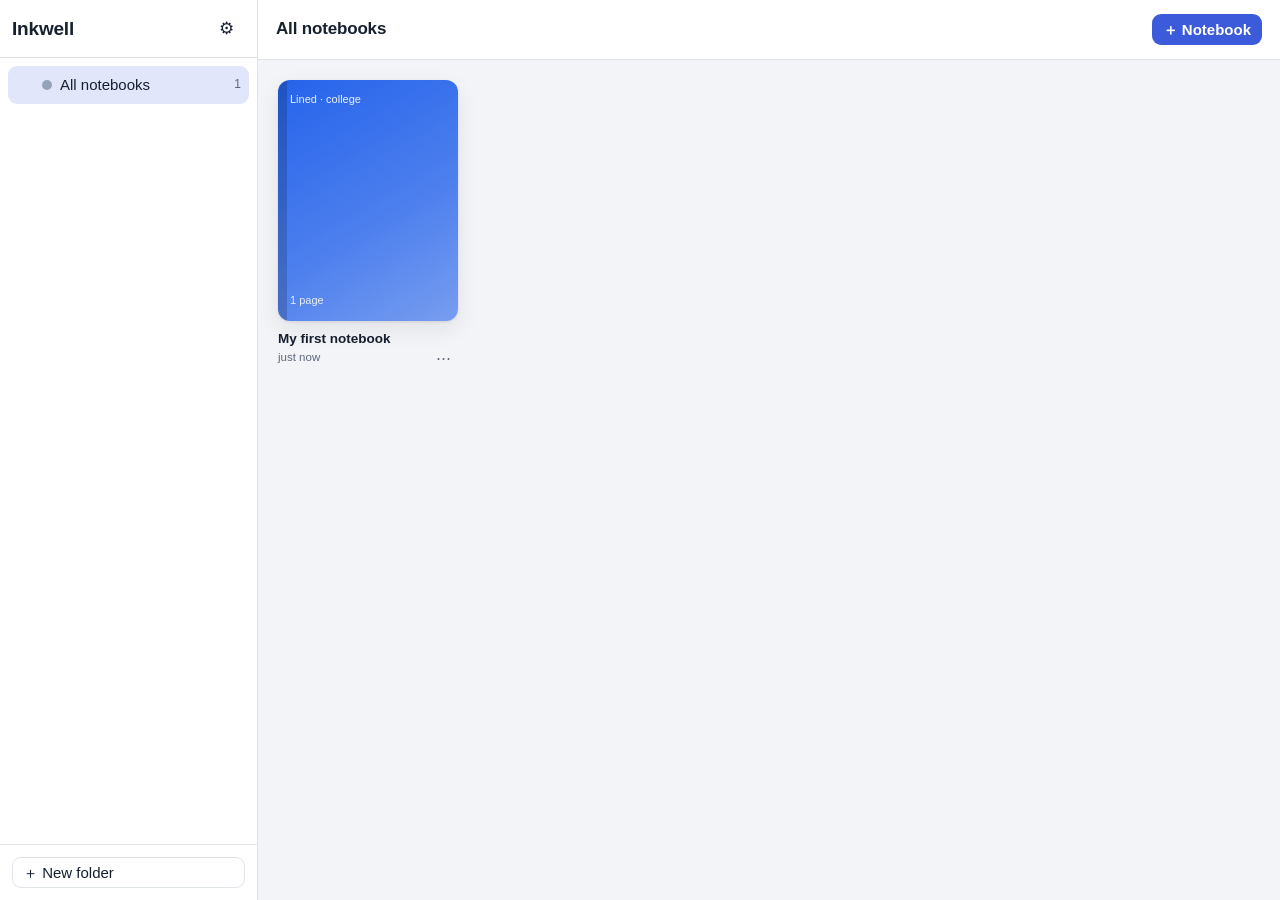
<file: docs/index.html>
<!DOCTYPE html>
<html lang="en">
<head>
<meta charset="utf-8">
<meta name="viewport" content="width=device-width, initial-scale=1, viewport-fit=cover, user-scalable=no">
<title>Inkwell</title>
<meta name="description" content="Handwriting-first notebooks with folders, paper templates and an optional Claude assistant.">

<link rel="manifest" href="manifest.webmanifest">
<meta name="theme-color" content="#111a2e">
<meta name="mobile-web-app-capable" content="yes">
<meta name="apple-mobile-web-app-capable" content="yes">
<meta name="apple-mobile-web-app-status-bar-style" content="black-translucent">
<meta name="apple-mobile-web-app-title" content="Inkwell">
<link rel="apple-touch-icon" href="icons/icon-180.png">
<link rel="icon" href="icons/icon-192.png">
<link rel="stylesheet" href="styles.css">
</head>
<body>

<!-- ───────────────────────────── Library ───────────────────────────── -->
<section id="library" class="screen">
  <aside id="sidebar">
    <header class="sidebar-head">
      <h1>Inkwell</h1>
      <button id="btn-settings" class="icon-btn" title="Settings" aria-label="Settings">⚙</button>
    </header>

    <nav id="folder-list" aria-label="Folders"></nav>

    <footer class="sidebar-foot">
      <button id="btn-new-folder" class="ghost-btn">＋ New folder</button>
    </footer>
  </aside>

  <main id="library-main">
    <header class="lib-head">
      <button id="btn-toggle-sidebar" class="icon-btn narrow-only" aria-label="Folders">☰</button>
      <h2 id="lib-title">All notebooks</h2>
      <button id="btn-new-notebook" class="primary-btn">＋ Notebook</button>
    </header>
    <div id="notebook-grid"></div>
    <p id="lib-empty" class="empty-note" hidden>No notebooks here yet. Tap <b>＋ Notebook</b> to start one.</p>
  </main>
  <div id="sidebar-scrim" hidden></div>
</section>

<!-- ───────────────────────────── Editor ───────────────────────────── -->
<section id="editor" class="screen" hidden>
  <header id="toolbar">
    <button id="btn-back" class="icon-btn" aria-label="Back to library">‹</button>
    <span id="editor-title"></span>

    <div class="tool-group" role="group" aria-label="Tools">
      <button class="tool-btn" data-tool="pen" aria-pressed="true" title="Pen">✒️</button>
      <button class="tool-btn" data-tool="highlighter" aria-pressed="false" title="Highlighter">🖍️</button>
      <button class="tool-btn" data-tool="eraser" aria-pressed="false" title="Eraser">🩹</button>
      <button class="tool-btn" data-tool="lasso" aria-pressed="false" title="Lasso select — circle some ink">⬚</button>
      <button class="tool-btn" data-tool="text" aria-pressed="false" title="Text">🅰</button>
    </div>

    <div id="swatches" class="tool-group" role="group" aria-label="Colours"></div>

    <label class="size-wrap" title="Stroke size">
      <input type="range" id="size-slider" min="1" max="24" step="1" value="3" aria-label="Stroke size">
    </label>

    <div class="tool-group">
      <button id="btn-undo" class="icon-btn" title="Undo" aria-label="Undo">↺</button>
      <button id="btn-redo" class="icon-btn" title="Redo" aria-label="Redo">↻</button>
    </div>

    <div class="tool-group">
      <button id="btn-zoom-out" class="icon-btn" title="Zoom out" aria-label="Zoom out">－</button>
      <button id="btn-zoom-level" class="text-btn" title="Reset zoom">100%</button>
      <button id="btn-zoom-in" class="icon-btn" title="Zoom in" aria-label="Zoom in">＋</button>
    </div>

    <button id="btn-pencil-only" class="text-btn" aria-pressed="false" title="Ignore finger touches while drawing">✏️ Pencil only</button>
    <button id="btn-template" class="text-btn">Paper</button>
    <button id="btn-ai" class="text-btn accent">✦ Ask Claude</button>
    <button id="btn-page-menu" class="icon-btn" title="Page actions" aria-label="Page actions">⋯</button>
  </header>

  <div id="canvas-wrap">
    <div id="page-stage">
      <canvas id="bg-canvas"></canvas>
      <canvas id="ink-canvas"></canvas>
      <canvas id="live-canvas"></canvas>
      <div id="text-layer"></div>
      <div id="sel-bar" hidden>
        <button type="button" data-act="recolor" title="Recolour to the selected pen colour"><span class="dot"></span> Recolour</button>
        <button type="button" data-act="duplicate">Duplicate</button>
        <button type="button" data-act="delete" class="danger">Delete</button>
        <button type="button" data-act="done">Done</button>
      </div>
    </div>
  </div>

  <footer id="pages-strip" aria-label="Pages"></footer>
</section>

<!-- ───────────────────────────── Dialogs ───────────────────────────── -->
<dialog id="dlg-notebook">
  <form method="dialog" class="sheet">
    <h3>New notebook</h3>
    <label class="field">
      <span>Title</span>
      <input type="text" id="nb-title" placeholder="Biology, Journal, Meetings…" autocomplete="off">
    </label>
    <fieldset class="field">
      <legend>Cover colour</legend>
      <div id="nb-colors" class="color-row"></div>
    </fieldset>
    <fieldset class="field">
      <legend>Paper</legend>
      <div id="nb-templates" class="template-grid"></div>
    </fieldset>
    <menu>
      <button value="cancel" class="ghost-btn">Cancel</button>
      <button value="create" id="nb-create" class="primary-btn">Create</button>
    </menu>
  </form>
</dialog>

<dialog id="dlg-template">
  <form method="dialog" class="sheet">
    <h3>Paper for this page</h3>
    <div id="page-templates" class="template-grid"></div>
    <menu>
      <button value="cancel" class="ghost-btn">Cancel</button>
      <button value="apply-all" class="ghost-btn">Apply to whole notebook</button>
      <button value="apply" class="primary-btn">Apply</button>
    </menu>
  </form>
</dialog>

<dialog id="dlg-ai">
  <form method="dialog" class="sheet wide">
    <h3>✦ Ask Claude about this page</h3>
    <p id="ai-nokey" class="hint warn" hidden>Add an Anthropic API key in Settings to use this.</p>
    <div class="ai-row">
      <img id="ai-preview" alt="Preview of the current page">
      <div class="ai-controls">
        <label class="field">
          <span>Model</span>
          <select id="ai-model"></select>
        </label>
        <label class="field">
          <span>Your question</span>
          <textarea id="ai-question" rows="3" placeholder="Summarise this page&#10;Turn these notes into flashcards&#10;Explain step 3"></textarea>
        </label>
        <div class="chips" id="ai-chips"></div>
      </div>
    </div>
    <div id="ai-answer" class="answer" hidden></div>
    <p id="ai-error" class="hint warn" hidden></p>
    <menu>
      <button value="cancel" class="ghost-btn">Close</button>
      <button type="button" id="ai-ask" class="primary-btn">Ask</button>
    </menu>
  </form>
</dialog>

<dialog id="dlg-settings">
  <form method="dialog" class="sheet">
    <h3>Settings</h3>

    <label class="field">
      <span>Anthropic API key</span>
      <input type="password" id="set-key" placeholder="sk-ant-…" autocomplete="off" spellcheck="false">
    </label>
    <p class="hint">
      Stored only in this browser, and sent only to api.anthropic.com when you ask a question.
      Anyone who can use this device can read it, so don't add a key on a shared iPad.
    </p>

    <label class="field">
      <span>Default model</span>
      <select id="set-model"></select>
    </label>

    <label class="check">
      <input type="checkbox" id="set-pencil-only">
      <span>Pencil only — ignore finger touches while drawing</span>
    </label>

    <h4>Your notes</h4>
    <p class="hint" id="set-storage">Notes are saved in this browser.</p>
    <div class="btn-row">
      <button type="button" id="btn-export" class="ghost-btn">Export backup</button>
      <button type="button" id="btn-import" class="ghost-btn">Import backup</button>
      <button type="button" id="btn-wipe" class="danger-btn">Erase everything</button>
    </div>
    <input type="file" id="import-file" accept="application/json" hidden>

    <menu>
      <button value="save" class="primary-btn">Done</button>
    </menu>
  </form>
</dialog>

<dialog id="dlg-prompt">
  <form method="dialog" class="sheet">
    <h3 id="prompt-title">Name</h3>
    <label class="field">
      <input type="text" id="prompt-input" autocomplete="off">
    </label>
    <menu>
      <button value="cancel" class="ghost-btn">Cancel</button>
      <button value="ok" class="primary-btn">Save</button>
    </menu>
  </form>
</dialog>

<dialog id="dlg-menu">
  <div class="sheet menu-sheet">
    <h3 id="menu-title">Actions</h3>
    <div id="menu-actions" class="menu-actions"></div>
    <menu><button type="button" id="menu-cancel" class="ghost-btn">Cancel</button></menu>
  </div>
</dialog>

<div id="toast" role="status" aria-live="polite" hidden></div>

<script type="module" src="js/app.js"></script>
</body>
</html>
</file>
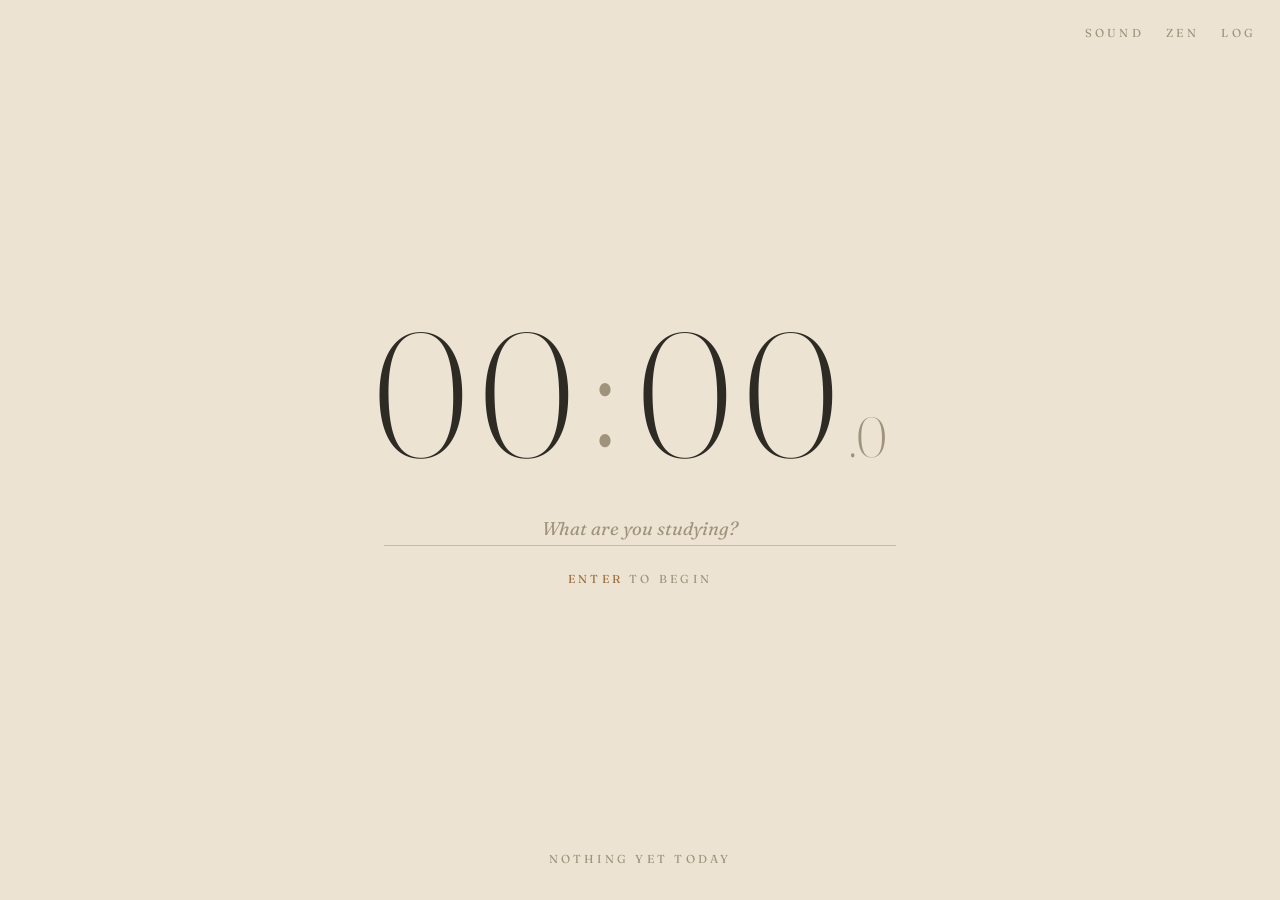
<file: stopwatch/index.html>
<!doctype html>
<html lang="en">
<head>
<meta charset="utf-8">
<meta name="viewport" content="width=device-width, initial-scale=1, viewport-fit=cover">
<title>Stillness</title>
<meta name="theme-color" content="#12131a">
<meta name="apple-mobile-web-app-capable" content="yes">
<meta name="apple-mobile-web-app-status-bar-style" content="black-translucent">
<link rel="manifest" href="manifest.webmanifest">
<link rel="icon" href="icon.svg" type="image/svg+xml">
<link rel="apple-touch-icon" href="icon-180.png">
<link rel="preconnect" href="https://fonts.googleapis.com">
<link rel="preconnect" href="https://fonts.gstatic.com" crossorigin>
<link href="https://fonts.googleapis.com/css2?family=Fraunces:opsz,wght@9..144,200;9..144,400&display=swap" rel="stylesheet">
<style>
  /* Palette is set from the time of day by applyTheme(); these are the night defaults. */
  :root {
    --bg: #12131a;
    --fg: #e3e1da;
    --dim: #6a6a72;
    --accent: #b7b2d6;
    --veil: rgba(18, 19, 26, 0.86);
  }
  * { box-sizing: border-box; margin: 0; padding: 0; }
  html, body { height: 100%; }
  body {
    background: var(--bg);
    color: var(--fg);
    font-family: "Fraunces", ui-serif, "Iowan Old Style", Georgia, serif;
    display: grid;
    place-items: center;
    overflow: hidden;
    user-select: none;
    -webkit-tap-highlight-color: transparent;
    transition: background-color 3s ease, color 3s ease;
  }
  /* Paper grain */
  body::after {
    content: "";
    position: fixed; inset: -50%;
    pointer-events: none;
    opacity: 0.07;
    mix-blend-mode: overlay;
    background-image: url("data:image/svg+xml,%3Csvg xmlns='http://www.w3.org/2000/svg' width='240' height='240'%3E%3Cfilter id='n'%3E%3CfeTurbulence type='fractalNoise' baseFrequency='0.85' numOctaves='3' stitchTiles='stitch'/%3E%3CfeColorMatrix values='0 0 0 0 0.5 0 0 0 0 0.5 0 0 0 0 0.5 0 0 0 1.4 -0.2'/%3E%3C/filter%3E%3Crect width='100%25' height='100%25' filter='url(%23n)'/%3E%3C/svg%3E");
  }
  body.hush { cursor: none; }

  main { text-align: center; padding: 0 16px; width: 100%; }

  /* ---- Time ---- */
  .time {
    font-weight: 200;
    font-size: clamp(3.5rem, 18vw, 11rem);
    font-variation-settings: "opsz" 144;
    line-height: 1;
    cursor: pointer;
    white-space: nowrap;
    transition: opacity 0.6s ease;
  }
  .time .d { display: inline-block; width: 0.6em; text-align: center; }
  .time .sep { display: inline-block; color: var(--dim); width: 0.3em; text-align: center; transform: translateY(-0.06em); }
  .time .ms { font-size: 0.32em; color: var(--dim); display: inline-block; width: 1.2em; text-align: left; padding-left: 0.1em; }
  .paused .time { opacity: 0.42; }

  /* ---- Intention ---- */
  .intent {
    display: block;
    margin: 1.8rem auto 0;
    width: min(32rem, 100%);
    background: none;
    border: 0;
    border-bottom: 1px solid transparent;
    color: var(--fg);
    font: inherit;
    font-size: 1.15rem;
    font-style: italic;
    text-align: center;
    padding: 0.35rem 0;
    outline: none;
    transition: color 0.8s ease, border-color 0.4s ease, opacity 0.8s ease;
  }
  .intent::placeholder { color: var(--dim); opacity: 1; }
  .idle .intent:focus { border-bottom-color: color-mix(in srgb, var(--dim) 50%, transparent); }
  .running .intent, .paused .intent { color: var(--dim); pointer-events: none; }
  .intent.empty-active { opacity: 0; }

  /* ---- Hint + actions ---- */
  .hint {
    margin-top: 1.6rem;
    min-height: 1.2em;
    font-size: 0.72rem;
    letter-spacing: 0.28em;
    text-transform: uppercase;
    color: var(--dim);
    pointer-events: none;
    transition: opacity 0.8s ease;
  }
  .hint kbd { font: inherit; color: var(--accent); }
  .running .hint { opacity: 0; }
  .running.awake .hint { opacity: 1; }

  .actions { display: flex; gap: 2rem; justify-content: center; opacity: 0; pointer-events: none; transition: opacity 0.6s ease; }
  .actions { margin-top: -1.2em; } /* sits in the hint's slot */
  .paused .actions { opacity: 1; pointer-events: auto; }
  .paused .hint { opacity: 0; }
  .actions kbd { font: inherit; color: var(--accent); }

  button.link {
    background: none; border: 0; padding: 0.4rem 0;
    color: var(--dim);
    font: inherit; font-size: 0.72rem; letter-spacing: 0.28em; text-transform: uppercase;
    cursor: pointer;
    transition: color 0.3s ease;
  }
  button.link:hover, button.link:focus-visible { color: var(--accent); outline: none; }
  button.link.on { color: var(--accent); }

  /* ---- Corner tools (idle / paused only) ---- */
  .tools {
    position: fixed; top: max(20px, env(safe-area-inset-top)); right: 24px;
    display: flex; gap: 1.4rem;
    transition: opacity 0.6s ease;
  }
  .running .tools { opacity: 0; pointer-events: none; }

  /* ---- Today line ---- */
  .today {
    position: fixed; bottom: max(28px, env(safe-area-inset-bottom)); left: 0; right: 0;
    text-align: center;
    transition: opacity 0.6s ease;
  }
  .today button { font-size: 0.72rem; }
  .running .today { opacity: 0; pointer-events: none; }

  .dot {
    position: fixed; bottom: max(32px, env(safe-area-inset-bottom)); left: 50%;
    width: 6px; height: 6px; margin-left: -3px;
    border-radius: 50%;
    background: var(--accent);
    opacity: 0;
    transition: opacity 0.6s ease;
  }
  .running .dot { opacity: 0.8; animation: breathe 5s ease-in-out infinite; }
  @keyframes breathe { 50% { opacity: 0.15; } }

  /* ---- Overlays (end card, log) ---- */
  .overlay {
    position: fixed; inset: 0;
    display: grid; place-items: center;
    padding: 16px;
    background: var(--veil);
    backdrop-filter: blur(6px);
    -webkit-backdrop-filter: blur(6px);
    opacity: 0; pointer-events: none;
    transition: opacity 0.7s ease;
    z-index: 5;
  }
  .overlay.open { opacity: 1; pointer-events: auto; }

  .card { text-align: center; cursor: pointer; }
  .card .what { font-style: italic; color: var(--dim); font-size: 1.15rem; }
  .card .dur { font-weight: 200; font-size: clamp(3rem, 12vw, 6rem); font-variation-settings: "opsz" 144; margin: 0.6rem 0 1rem; }
  .card .meta { font-size: 0.72rem; letter-spacing: 0.28em; text-transform: uppercase; color: var(--accent); }
  .card .close { margin-top: 3rem; font-size: 0.68rem; letter-spacing: 0.28em; text-transform: uppercase; color: var(--dim); }

  .log { width: min(30rem, 100%); max-height: 80vh; display: flex; flex-direction: column; }
  .log h2 { font-weight: 400; font-size: 0.72rem; letter-spacing: 0.28em; text-transform: uppercase; color: var(--dim); display: flex; justify-content: space-between; margin-bottom: 1.4rem; }
  .log h2 span:last-child { color: var(--accent); }
  .log ul { list-style: none; overflow-y: auto; }
  .log li { display: flex; justify-content: space-between; gap: 1rem; padding: 0.8rem 0; border-top: 1px solid color-mix(in srgb, var(--dim) 25%, transparent); }
  .log li .name { font-style: italic; overflow: hidden; text-overflow: ellipsis; white-space: nowrap; }
  .log li .when { color: var(--dim); font-size: 0.85rem; white-space: nowrap; }
  .log li .len { font-variant-numeric: tabular-nums; white-space: nowrap; }
  .log .empty { color: var(--dim); font-style: italic; text-align: center; padding: 2rem 0; }
  .log .foot { margin-top: 1.4rem; text-align: center; }

  @media (prefers-reduced-motion: reduce) {
    .running .dot { animation: none; }
    body, .overlay { transition: none; }
  }
</style>
</head>
<body class="idle">
<nav class="tools" aria-label="Settings">
  <button class="link" id="soundBtn" type="button" title="Brown noise (S)">sound</button>
  <button class="link" id="zenBtn" type="button" title="Fullscreen (F)">zen</button>
  <button class="link" id="logBtn" type="button" title="Session log (L)">log</button>
</nav>

<main>
  <div class="time" id="time" role="timer" aria-live="off">
    <span id="hg" hidden><span class="d" id="h"></span><span class="sep">:</span></span><span class="d" id="m1">0</span><span class="d" id="m2">0</span><span class="sep">:</span><span class="d" id="s1">0</span><span class="d" id="s2">0</span><span class="ms" id="ms">.0</span>
  </div>
  <input class="intent" id="intent" type="text" maxlength="60" autocomplete="off" spellcheck="false"
         placeholder="What are you studying?" aria-label="What are you studying?">
  <p class="hint" id="hint"></p>
  <div class="actions">
    <button class="link" id="resumeBtn" type="button"><kbd>space</kbd> resume</button>
    <button class="link" id="finishBtn" type="button"><kbd>enter</kbd> finish</button>
    <button class="link" id="discardBtn" type="button"><kbd>r</kbd> discard</button>
  </div>
</main>

<div class="today"><button class="link" id="todayBtn" type="button"></button></div>
<div class="dot"></div>

<div class="overlay" id="cardView" role="dialog" aria-label="Session complete">
  <div class="card">
    <p class="what" id="cardWhat"></p>
    <p class="dur" id="cardDur"></p>
    <p class="meta" id="cardMeta"></p>
    <p class="close">press any key</p>
  </div>
</div>

<div class="overlay" id="logView" role="dialog" aria-label="Session log">
  <div class="log">
    <h2><span>Sessions</span><span id="logStreak"></span></h2>
    <ul id="logList"></ul>
    <div class="foot"><button class="link" id="logClose" type="button">close</button></div>
  </div>
</div>

<script>
(() => {
  const $ = id => document.getElementById(id);
  const body = document.body;
  const input = $('intent');
  const KEY_CUR = 'stillness:current';
  const KEY_LOG = 'stillness:log';
  const KEY_PREF = 'stillness:prefs';
  const MIN_SESSION = 60 * 1000; // shorter sessions aren't logged

  const load = (k, fallback) => { try { return JSON.parse(localStorage.getItem(k)) ?? fallback; } catch (e) { return fallback; } };
  const save = (k, v) => { try { localStorage.setItem(k, JSON.stringify(v)); } catch (e) {} };

  let elapsed = 0;        // ms accumulated while paused
  let startedAt = null;   // performance-clock stamp while running
  let raf = 0;
  let lastHour = 0;
  let log = load(KEY_LOG, []);
  let prefs = load(KEY_PREF, { sound: false });

  const now = () => elapsed + (startedAt === null ? 0 : performance.now() - startedAt);
  const state = () => startedAt !== null ? 'running' : elapsed > 0 ? 'paused' : 'idle';
  const pad = n => String(n).padStart(2, '0');

  // ---------- Formatting ----------
  function fmtDur(ms) {
    const mins = Math.floor(ms / 60000);
    const h = Math.floor(mins / 60), m = mins % 60;
    if (!h) return mins ? m + 'm' : '<1m';
    return m ? `${h}h ${m}m` : `${h}h`;
  }
  const dayKey = t => { const d = new Date(t); return `${d.getFullYear()}-${d.getMonth()}-${d.getDate()}`; };
  function fmtWhen(t) {
    const d = new Date(t), today = new Date(), y = new Date();
    y.setDate(y.getDate() - 1);
    const time = d.toLocaleTimeString([], { hour: 'numeric', minute: '2-digit' });
    if (dayKey(d) === dayKey(today)) return time;
    if (dayKey(d) === dayKey(y)) return 'Yesterday';
    return d.toLocaleDateString([], { month: 'short', day: 'numeric' });
  }

  // ---------- Stats ----------
  const todayTotal = () => log.filter(s => dayKey(s.end) === dayKey(Date.now())).reduce((a, s) => a + s.ms, 0);
  function streak() {
    const days = new Set(log.map(s => dayKey(s.end)));
    const d = new Date();
    if (!days.has(dayKey(d))) d.setDate(d.getDate() - 1); // today not studied yet: streak still alive
    let n = 0;
    while (days.has(dayKey(d))) { n++; d.setDate(d.getDate() - 1); }
    return n;
  }
  function renderToday() {
    const total = todayTotal(), s = streak();
    const parts = [total ? fmtDur(total) + ' today' : 'nothing yet today'];
    if (s > 1) parts.push(`day ${s}`);
    $('todayBtn').textContent = parts.join('  ·  ');
  }

  // ---------- Time-of-day palette ----------
  const PALETTES = [
    // [fromHour, bg, fg, dim, accent]
    [5,  '#f3eee3', '#2b2822', '#a59d8c', '#8a6f45'],  // morning paper
    [11, '#ece3d2', '#2d2a24', '#9e917a', '#9a6b3a'],  // afternoon linen
    [17, '#2a211b', '#efe2cf', '#8c7b68', '#d4a46a'],  // evening amber
    [21, '#12131a', '#e3e1da', '#6a6a72', '#b7b2d6'],  // night ink
  ];
  function applyTheme() {
    const h = new Date().getHours();
    const p = PALETTES.slice().reverse().find(p => h >= p[0]) || PALETTES[3];
    const r = document.documentElement.style;
    r.setProperty('--bg', p[1]); r.setProperty('--fg', p[2]);
    r.setProperty('--dim', p[3]); r.setProperty('--accent', p[4]);
    const [R, G, B] = [1, 3, 5].map(i => parseInt(p[1].substr(i, 2), 16));
    r.setProperty('--veil', `rgba(${R}, ${G}, ${B}, 0.88)`);
    document.querySelector('meta[name=theme-color]').content = p[1];
  }

  // ---------- Render ----------
  function render() {
    const t = now();
    const total = Math.floor(t / 1000);
    const h = Math.floor(total / 3600);
    const m = pad(Math.floor(total / 60) % 60), s = pad(total % 60);
    $('hg').hidden = !h;
    $('h').textContent = h || '';
    $('m1').textContent = m[0]; $('m2').textContent = m[1];
    $('s1').textContent = s[0]; $('s2').textContent = s[1];
    $('ms').textContent = '.' + Math.floor((t % 1000) / 100);
    const label = (h ? h + ':' : '') + m + ':' + s;
    document.title = state() === 'idle' ? 'Stillness' : (state() === 'running' ? '● ' : '❙❙ ') + label;
  }

  function loop() {
    render();
    const hr = Math.floor(now() / 3600000);
    if (hr > lastHour) { lastHour = hr; chime(); }
    raf = requestAnimationFrame(loop);
  }

  const HINTS = {
    idle: () => '<kbd>enter</kbd> to begin',
    running: () => '<kbd>space</kbd> pause &nbsp;·&nbsp; <kbd>enter</kbd> finish',
    paused: () => '',
  };

  function sync() {
    const st = state();
    body.classList.remove('idle', 'running', 'paused');
    body.classList.add(st);
    input.readOnly = st !== 'idle';
    input.tabIndex = st === 'idle' ? 0 : -1;
    input.classList.toggle('empty-active', st !== 'idle' && !input.value.trim());
    if (st !== 'idle' && document.activeElement === input) input.blur();
    $('hint').innerHTML = HINTS[st]();
    $('soundBtn').classList.toggle('on', prefs.sound);
    renderToday();
    render();
    sound(st === 'running' && prefs.sound);
    wake(st === 'running');
    save(KEY_CUR, { elapsed: now(), running: st === 'running', at: Date.now(), intent: input.value });
  }

  // ---------- Actions ----------
  function start() {
    if (startedAt !== null) return;
    audio(); // must be created inside a user gesture
    startedAt = performance.now();
    lastHour = Math.floor(now() / 3600000);
    cancelAnimationFrame(raf);
    loop();
    sync();
    nudge();
  }
  function pause() {
    if (startedAt === null) return;
    elapsed = now();
    startedAt = null;
    cancelAnimationFrame(raf);
    sync();
  }
  const toggle = () => state() === 'running' ? pause() : start();

  function finish() {
    if (state() === 'idle') return;
    const ms = now();
    const intent = input.value.trim();
    if (ms >= MIN_SESSION) {
      log.unshift({ intent, ms: Math.round(ms), end: Date.now() });
      log = log.slice(0, 500);
      save(KEY_LOG, log);
    }
    $('cardWhat').textContent = intent || 'Focus';
    $('cardDur').textContent = fmtDur(ms);
    const s = streak();
    $('cardMeta').textContent = ms < MIN_SESSION
      ? 'too short to log'
      : [fmtDur(todayTotal()) + ' today', s > 1 ? `day ${s}` : 'day 1'].join('  ·  ');
    if (ms >= MIN_SESSION) soft();
    clear();
    $('cardView').classList.add('open');
  }
  function clear() {
    cancelAnimationFrame(raf);
    elapsed = 0; startedAt = null;
    input.value = '';
    sync();
  }
  function closeCard() {
    $('cardView').classList.remove('open');
    input.focus();
  }

  function openLog() {
    const list = $('logList');
    list.innerHTML = '';
    if (!log.length) {
      list.innerHTML = '<li class="empty">Your sessions will gather here.</li>';
    }
    for (const s of log.slice(0, 60)) {
      const li = document.createElement('li');
      li.innerHTML = '<span class="name"></span><span><span class="when"></span>&nbsp;&nbsp;<span class="len"></span></span>';
      li.querySelector('.name').textContent = s.intent || 'Focus';
      li.querySelector('.when').textContent = fmtWhen(s.end);
      li.querySelector('.len').textContent = fmtDur(s.ms);
      list.appendChild(li);
    }
    const st = streak();
    $('logStreak').textContent = st ? `${st} day streak` : '';
    $('logView').classList.add('open');
  }
  const closeLog = () => $('logView').classList.remove('open');
  const logOpen = () => $('logView').classList.contains('open');
  const cardOpen = () => $('cardView').classList.contains('open');

  function zen() {
    try {
      if (document.fullscreenElement) document.exitFullscreen();
      else document.documentElement.requestFullscreen();
    } catch (e) {}
  }
  function toggleSound() {
    audio();
    prefs.sound = !prefs.sound;
    save(KEY_PREF, prefs);
    sync();
  }

  // ---------- Audio: brown noise + chimes, synthesized ----------
  let ctx = null, noiseGain = null;
  function audio() {
    if (ctx) { if (ctx.state === 'suspended') ctx.resume(); return; }
    try {
      ctx = new (window.AudioContext || window.webkitAudioContext)();
      const len = ctx.sampleRate * 8;
      const buf = ctx.createBuffer(2, len, ctx.sampleRate);
      for (let c = 0; c < 2; c++) {
        const d = buf.getChannelData(c);
        let last = 0;
        for (let i = 0; i < len; i++) {
          last = (last + 0.02 * (Math.random() * 2 - 1)) / 1.02;
          d[i] = last * 3.5;
        }
        // Fade the loop seam so it doesn't click
        const f = 2048;
        for (let i = 0; i < f; i++) { const k = i / f; d[i] *= k; d[len - 1 - i] *= k; }
      }
      const src = ctx.createBufferSource();
      src.buffer = buf; src.loop = true;
      const lp = ctx.createBiquadFilter();
      lp.type = 'lowpass'; lp.frequency.value = 900;
      noiseGain = ctx.createGain(); noiseGain.gain.value = 0;
      src.connect(lp).connect(noiseGain).connect(ctx.destination);
      src.start();
    } catch (e) { ctx = null; }
  }
  function sound(on) {
    if (!ctx || !noiseGain) return;
    const t = ctx.currentTime;
    noiseGain.gain.cancelScheduledValues(t);
    noiseGain.gain.setValueAtTime(noiseGain.gain.value, t);
    noiseGain.gain.linearRampToValueAtTime(on ? 0.32 : 0, t + (on ? 2.5 : 0.8));
  }
  function bell(freqs, vol, decay) {
    if (!ctx) return;
    const t = ctx.currentTime;
    for (const [f, v] of freqs) {
      const o = ctx.createOscillator(), g = ctx.createGain();
      o.type = 'sine'; o.frequency.value = f;
      g.gain.setValueAtTime(0, t);
      g.gain.linearRampToValueAtTime(vol * v, t + 0.02);
      g.gain.exponentialRampToValueAtTime(0.0001, t + decay);
      o.connect(g).connect(ctx.destination);
      o.start(t); o.stop(t + decay + 0.1);
    }
  }
  const chime = () => bell([[528, 1], [792, 0.5], [1056, 0.2]], 0.09, 3.5);  // each full hour
  const soft = () => bell([[396, 1], [594, 0.4]], 0.06, 2.5);                // session complete

  // ---------- Keep the screen awake while running ----------
  let lock = null;
  async function wake(on) {
    try {
      if (on && !lock && 'wakeLock' in navigator) {
        lock = await navigator.wakeLock.request('screen');
        lock.addEventListener('release', () => { lock = null; });
      } else if (!on && lock) {
        await lock.release(); lock = null;
      }
    } catch (e) {}
  }
  document.addEventListener('visibilitychange', () => {
    if (document.visibilityState === 'visible' && state() === 'running') wake(true);
  });

  // ---------- Hide cursor + hints while running, reveal on movement ----------
  let hushTimer = 0;
  function nudge() {
    body.classList.add('awake');
    body.classList.remove('hush');
    clearTimeout(hushTimer);
    hushTimer = setTimeout(() => {
      body.classList.remove('awake');
      if (state() === 'running') body.classList.add('hush');
    }, 2500);
  }
  document.addEventListener('mousemove', nudge);

  // ---------- Input ----------
  document.addEventListener('keydown', e => {
    if (e.metaKey || e.ctrlKey || e.altKey) return;
    if (cardOpen()) { e.preventDefault(); closeCard(); return; }
    if (logOpen()) {
      if (e.key === 'Escape' || e.key.toLowerCase() === 'l') closeLog();
      return;
    }
    if (e.target === input && !input.readOnly) {
      if (e.key === 'Enter') { e.preventDefault(); start(); }
      else if (e.key === 'Escape') input.blur();
      return;
    }
    switch (e.key === ' ' ? 'space' : e.key.toLowerCase()) {
      case 'space': e.preventDefault(); toggle(); break;
      case 'enter': e.preventDefault(); finish(); break;
      case 'r': if (state() === 'paused') clear(); break;
      case 'f': zen(); break;
      case 's': toggleSound(); break;
      case 'l': openLog(); break;
      default: return;
    }
    if (state() === 'running') nudge();
  });
  input.addEventListener('input', () => { $('hint').innerHTML = HINTS[state()](); });
  $('time').addEventListener('click', toggle);
  $('resumeBtn').addEventListener('click', start);
  $('finishBtn').addEventListener('click', finish);
  $('discardBtn').addEventListener('click', clear);
  $('soundBtn').addEventListener('click', toggleSound);
  $('zenBtn').addEventListener('click', zen);
  $('logBtn').addEventListener('click', openLog);
  $('todayBtn').addEventListener('click', openLog);
  $('logClose').addEventListener('click', closeLog);
  $('cardView').addEventListener('click', closeCard);
  $('logView').addEventListener('click', e => { if (e.target === $('logView')) closeLog(); });

  // ---------- Boot ----------
  applyTheme();
  setInterval(() => { applyTheme(); if (state() !== 'running') renderToday(); }, 60 * 1000);

  // Restore after a refresh; a running session keeps counting the time it was closed.
  const cur = load(KEY_CUR, null);
  if (cur && cur.elapsed > 0) {
    input.value = cur.intent || '';
    elapsed = cur.elapsed + (cur.running ? Date.now() - cur.at : 0);
    if (cur.running) {
      startedAt = performance.now();
      lastHour = Math.floor(now() / 3600000);
      loop();
    }
  }
  sync();
  if (state() === 'idle') input.focus();

  if ('serviceWorker' in navigator && location.protocol.startsWith('http')) {
    navigator.serviceWorker.register('sw.js').catch(() => {});
  }
})();
</script>
</body>
</html>
</file>
<file: docs/styles.css>
/* ── Palette ─────────────────────────────────────────────────────── */
:root {
  --bg: #f3f4f7;
  --chrome: #ffffff;
  --chrome-2: #f7f8fa;
  --ink: #16202f;
  --ink-dim: #5b6779;
  --line: #dfe3ea;
  --accent: #3b5bdb;
  --accent-ink: #ffffff;
  --danger: #c0392b;
  --shadow: 0 1px 3px rgba(16, 24, 40, .1), 0 8px 24px rgba(16, 24, 40, .08);
  --radius: 12px;
  --toolbar-h: 52px;
  --strip-h: 96px;
}

@media (prefers-color-scheme: dark) {
  :root {
    --bg: #0d1220;
    --chrome: #151d2e;
    --chrome-2: #1b2436;
    --ink: #e8ecf4;
    --ink-dim: #97a3b8;
    --line: #26314a;
    --accent: #7793ff;
    --accent-ink: #0d1220;
    --danger: #ff7a6b;
    --shadow: 0 1px 3px rgba(0, 0, 0, .5), 0 10px 30px rgba(0, 0, 0, .35);
  }
}

* { box-sizing: border-box; }

html, body {
  margin: 0;
  height: 100%;
  overscroll-behavior: none;
}

body {
  font: 15px/1.45 -apple-system, BlinkMacSystemFont, "Segoe UI", Roboto, "Helvetica Neue", Arial, sans-serif;
  color: var(--ink);
  background: var(--bg);
  -webkit-text-size-adjust: 100%;
  -webkit-tap-highlight-color: transparent;
  /* A palm resting on the screen otherwise drags out a blue text selection
     across the whole page. Text you actually type stays selectable below. */
  -webkit-user-select: none;
  user-select: none;
  -webkit-touch-callout: none;
}

input, textarea, select, .answer, [contenteditable] {
  -webkit-user-select: text;
  user-select: text;
}

h1, h2, h3, h4 { margin: 0; font-weight: 650; letter-spacing: -.01em; }
h1 { font-size: 19px; }
h2 { font-size: 17px; }
h3 { font-size: 17px; margin-bottom: 4px; }
h4 { font-size: 13px; text-transform: uppercase; letter-spacing: .06em; color: var(--ink-dim); margin-top: 18px; }

.screen {
  position: fixed;
  inset: 0;
  display: flex;
  padding: env(safe-area-inset-top) env(safe-area-inset-right) env(safe-area-inset-bottom) env(safe-area-inset-left);
}
.screen[hidden] { display: none; }

/* ── Buttons ─────────────────────────────────────────────────────── */
button { font: inherit; color: inherit; cursor: pointer; }

.icon-btn, .text-btn, .ghost-btn, .primary-btn, .danger-btn {
  border: 1px solid transparent;
  border-radius: 9px;
  background: transparent;
  padding: 7px 10px;
  line-height: 1;
  white-space: nowrap;
  transition: background .12s, border-color .12s;
}
.icon-btn { font-size: 17px; min-width: 36px; }
.text-btn { font-size: 13px; }
.icon-btn:hover, .text-btn:hover, .ghost-btn:hover { background: var(--chrome-2); }
.ghost-btn { border-color: var(--line); }
.primary-btn { background: var(--accent); color: var(--accent-ink); font-weight: 600; }
.primary-btn:hover { filter: brightness(1.06); }
.danger-btn { border-color: var(--line); color: var(--danger); }
.text-btn[aria-pressed="true"], .tool-btn[aria-pressed="true"] {
  background: color-mix(in srgb, var(--accent) 18%, transparent);
  border-color: var(--accent);
}
.text-btn.accent { color: var(--accent); font-weight: 600; }
button:disabled { opacity: .45; cursor: default; }

/* ── Library ─────────────────────────────────────────────────────── */
#sidebar {
  width: 258px;
  flex: 0 0 258px;
  background: var(--chrome);
  border-right: 1px solid var(--line);
  display: flex;
  flex-direction: column;
  min-height: 0;
}
.sidebar-head, .sidebar-foot {
  display: flex; align-items: center; gap: 8px;
  padding: 12px 12px;
}
.sidebar-head { justify-content: space-between; border-bottom: 1px solid var(--line); }
.sidebar-foot { border-top: 1px solid var(--line); }
.sidebar-foot .ghost-btn { width: 100%; text-align: left; }

#folder-list { flex: 1; overflow-y: auto; padding: 8px; -webkit-overflow-scrolling: touch; }

.folder-row {
  display: flex; align-items: center; gap: 8px;
  padding: 8px 8px; border-radius: 9px; cursor: pointer;
}
.folder-row:hover { background: var(--chrome-2); }
.folder-row.selected { background: color-mix(in srgb, var(--accent) 15%, transparent); }
.folder-row .twisty {
  width: 18px; text-align: center; color: var(--ink-dim); font-size: 11px;
  transition: transform .15s;
}
.folder-row .twisty.open { transform: rotate(90deg); }
.folder-row .dot { width: 10px; height: 10px; border-radius: 50%; flex: 0 0 10px; }
.folder-row .name { flex: 1; overflow: hidden; text-overflow: ellipsis; white-space: nowrap; }
.folder-row .count { color: var(--ink-dim); font-size: 12px; }
.more {
  border: none; background: transparent; color: var(--ink-dim);
  padding: 2px 7px; border-radius: 6px; line-height: 1; font-size: 15px;
}
.more:hover { background: var(--chrome-2); color: var(--ink); }
.folder-row .more { opacity: .35; }
.folder-row:hover .more, .folder-row.selected .more { opacity: 1; }
.folder-children { margin-left: 14px; border-left: 1px solid var(--line); padding-left: 4px; }

#library-main { flex: 1; display: flex; flex-direction: column; min-width: 0; }
.lib-head {
  display: flex; align-items: center; gap: 10px;
  padding: 14px 18px; border-bottom: 1px solid var(--line);
  background: var(--chrome);
}
.lib-head h2 { flex: 1; overflow: hidden; text-overflow: ellipsis; white-space: nowrap; }

#notebook-grid {
  flex: 1; overflow-y: auto; padding: 20px;
  display: grid; gap: 20px;
  grid-template-columns: repeat(auto-fill, minmax(150px, 1fr));
  align-content: start;
  -webkit-overflow-scrolling: touch;
}
.nb-card { cursor: pointer; }
.nb-cover {
  aspect-ratio: 3 / 4; border-radius: var(--radius);
  box-shadow: var(--shadow);
  position: relative; overflow: hidden;
  display: flex; flex-direction: column; justify-content: space-between;
  padding: 12px; color: #fff;
}
.nb-cover::after {
  content: ""; position: absolute; inset: 0 auto 0 0; width: 9px;
  background: rgba(0, 0, 0, .17);
}
.nb-cover .paper { font-size: 11px; opacity: .9; }
.nb-cover .pages { font-size: 11px; opacity: .85; }
.nb-card .title {
  margin-top: 8px; font-weight: 600; font-size: 13.5px;
  overflow: hidden; text-overflow: ellipsis; white-space: nowrap;
}
.nb-card .sub {
  color: var(--ink-dim); font-size: 11.5px;
  display: flex; align-items: center; justify-content: space-between; gap: 6px;
}

.empty-note { color: var(--ink-dim); text-align: center; margin: 60px 20px; }

#sidebar-scrim { display: none; }

@media (max-width: 760px) {
  #sidebar {
    position: absolute; z-index: 30; top: 0; bottom: 0; left: 0;
    transform: translateX(-100%); transition: transform .22s ease;
    box-shadow: var(--shadow);
  }
  #library.sidebar-open #sidebar { transform: none; }
  #sidebar-scrim { display: block; position: absolute; inset: 0; z-index: 20; background: rgba(0,0,0,.35); }
  #sidebar-scrim[hidden] { display: none; }
}
@media (min-width: 761px) { .narrow-only { display: none; } }

/* ── Editor ──────────────────────────────────────────────────────── */
#editor { flex-direction: column; }

#toolbar {
  display: flex; align-items: center; gap: 6px;
  min-height: var(--toolbar-h);
  padding: 6px 10px;
  background: var(--chrome);
  border-bottom: 1px solid var(--line);
  overflow-x: auto; overflow-y: hidden;
  scrollbar-width: thin;
}
#toolbar::-webkit-scrollbar { height: 0; }
#editor-title {
  font-weight: 600; max-width: 22ch;
  overflow: hidden; text-overflow: ellipsis; white-space: nowrap;
  margin-right: 4px;
}
.tool-group {
  display: flex; align-items: center; gap: 2px;
  padding: 2px; border-radius: 10px; background: var(--chrome-2);
}
.tool-btn {
  border: 1px solid transparent; background: transparent;
  border-radius: 8px; padding: 6px 9px; font-size: 15px; line-height: 1;
}
.swatch {
  width: 22px; height: 22px; border-radius: 50%; border: 2px solid transparent;
  padding: 0; margin: 2px;
}
.swatch[aria-pressed="true"] { border-color: var(--ink); transform: scale(1.12); }
.size-wrap { display: flex; align-items: center; }
#size-slider { width: 88px; }

#canvas-wrap {
  flex: 1; min-height: 0; overflow: auto;
  background: var(--bg);
  display: flex; justify-content: safe center; align-items: safe start;
  -webkit-overflow-scrolling: touch;
  overscroll-behavior: contain;
}
#page-stage {
  position: relative;
  margin: 24px;
  flex: 0 0 auto;
  box-shadow: var(--shadow);
  transform-origin: 0 0;
  touch-action: none;
}
#page-stage canvas { position: absolute; inset: 0; width: 100%; height: 100%; display: block; }
#text-layer { position: absolute; inset: 0; transform-origin: 0 0; }
#text-layer.inactive { pointer-events: none; }

#sel-bar {
  position: absolute; z-index: 5;
  display: flex; gap: 2px; padding: 3px;
  background: var(--chrome); border: 1px solid var(--line);
  border-radius: 10px; box-shadow: var(--shadow);
  white-space: nowrap;
}
#sel-bar[hidden] { display: none; }
#sel-bar button {
  border: none; background: transparent; border-radius: 7px;
  padding: 6px 9px; font-size: 12.5px; line-height: 1;
  display: flex; align-items: center; gap: 5px;
}
#sel-bar button:hover { background: var(--chrome-2); }
#sel-bar button.danger { color: var(--danger); }
#sel-bar .dot { width: 11px; height: 11px; border-radius: 50%; display: inline-block; }

.text-box { position: absolute; }
.text-box textarea {
  width: 100%; border: 1px dashed transparent; border-radius: 6px;
  background: transparent; color: #111827; resize: none; padding: 3px 4px;
  font-family: inherit; overflow: hidden;
}
#text-layer:not(.inactive) .text-box textarea {
  border-color: rgba(59, 91, 219, .5); background: rgba(255, 235, 130, .13);
}
.text-box .tb-bar {
  position: absolute; top: -24px; left: 0; right: 0;
  display: none; gap: 4px; align-items: center;
}
#text-layer:not(.inactive) .text-box .tb-bar { display: flex; }
.tb-bar button {
  border: 1px solid var(--line); background: var(--chrome);
  border-radius: 6px; font-size: 11px; padding: 2px 6px; line-height: 1.3;
}
.tb-bar .drag { cursor: move; touch-action: none; }

#pages-strip {
  height: var(--strip-h); flex: 0 0 var(--strip-h);
  display: flex; align-items: center; gap: 12px;
  padding: 8px 14px; overflow-x: auto;
  background: var(--chrome); border-top: 1px solid var(--line);
  -webkit-overflow-scrolling: touch;
}
.page-thumb { flex: 0 0 auto; text-align: center; cursor: pointer; }
.page-thumb canvas {
  width: 54px; height: 70px; border-radius: 5px; display: block;
  border: 1px solid var(--line); background: #fff;
}
.page-thumb.current canvas { border-color: var(--accent); box-shadow: 0 0 0 2px color-mix(in srgb, var(--accent) 45%, transparent); }
.page-thumb span { font-size: 11px; color: var(--ink-dim); }
.add-page {
  flex: 0 0 auto; width: 54px; height: 70px; border-radius: 5px;
  border: 1px dashed var(--line); background: transparent; font-size: 20px; color: var(--ink-dim);
}

/* ── Dialogs ─────────────────────────────────────────────────────── */
dialog {
  border: none; border-radius: 16px; padding: 0;
  background: var(--chrome); color: var(--ink);
  box-shadow: var(--shadow); max-width: min(560px, calc(100vw - 24px));
  width: 100%;
}
dialog.wide, #dlg-ai { max-width: min(720px, calc(100vw - 24px)); }
dialog::backdrop { background: rgba(6, 10, 20, .45); }
.sheet { padding: 20px; display: flex; flex-direction: column; gap: 14px; max-height: 85vh; overflow-y: auto; }
.sheet menu { display: flex; justify-content: flex-end; gap: 8px; margin: 4px 0 0; padding: 0; }
.menu-sheet .menu-actions { display: flex; flex-direction: column; gap: 2px; }
.menu-actions button {
  text-align: left; padding: 11px 12px; border-radius: 9px;
  border: none; background: transparent; font-size: 15px;
}
.menu-actions button:hover { background: var(--chrome-2); }
.menu-actions button.danger { color: var(--danger); }

.field { display: flex; flex-direction: column; gap: 6px; border: none; padding: 0; margin: 0; }
.field > span, .field > legend { font-size: 12.5px; color: var(--ink-dim); padding: 0; }
input[type="text"], input[type="password"], textarea, select {
  font: inherit; color: inherit;
  background: var(--chrome-2); border: 1px solid var(--line);
  border-radius: 9px; padding: 9px 11px; width: 100%;
}
textarea { resize: vertical; }
.check { display: flex; gap: 9px; align-items: flex-start; font-size: 14px; }
.hint { font-size: 12.5px; color: var(--ink-dim); margin: 0; }
.hint.warn { color: var(--danger); }
.btn-row { display: flex; gap: 8px; flex-wrap: wrap; }

.color-row { display: flex; flex-wrap: wrap; gap: 8px; }
.color-row button { width: 30px; height: 30px; border-radius: 50%; border: 2px solid transparent; }
.color-row button[aria-pressed="true"] { border-color: var(--ink); }

.template-grid { display: grid; grid-template-columns: repeat(auto-fill, minmax(84px, 1fr)); gap: 10px; }
.template-opt { border: none; background: transparent; padding: 0; text-align: center; }
.template-opt canvas {
  width: 100%; aspect-ratio: 3 / 4; border-radius: 7px;
  border: 1px solid var(--line); background: #fff; display: block;
}
.template-opt[aria-pressed="true"] canvas { border-color: var(--accent); box-shadow: 0 0 0 2px color-mix(in srgb, var(--accent) 40%, transparent); }
.template-opt span { font-size: 11px; color: var(--ink-dim); display: block; margin-top: 4px; }

.ai-row { display: flex; gap: 14px; align-items: flex-start; }
#ai-preview {
  width: 128px; flex: 0 0 128px; border-radius: 8px; border: 1px solid var(--line);
  background: #fff;
}
.ai-controls { flex: 1; display: flex; flex-direction: column; gap: 10px; min-width: 0; }
.chips { display: flex; flex-wrap: wrap; gap: 6px; }
.chips button {
  border: 1px solid var(--line); background: var(--chrome-2);
  border-radius: 999px; padding: 5px 11px; font-size: 12.5px;
}
.answer {
  background: var(--chrome-2); border: 1px solid var(--line); border-radius: 10px;
  padding: 12px 14px; white-space: pre-wrap; max-height: 40vh; overflow-y: auto;
  font-size: 14.5px;
}
@media (max-width: 600px) {
  .ai-row { flex-direction: column; }
  #ai-preview { width: 96px; flex-basis: auto; align-self: center; }
}

#toast {
  position: fixed; left: 50%; bottom: calc(24px + env(safe-area-inset-bottom));
  transform: translateX(-50%);
  background: var(--ink); color: var(--bg);
  padding: 10px 16px; border-radius: 999px; font-size: 13.5px;
  box-shadow: var(--shadow); z-index: 100; max-width: 80vw; text-align: center;
}
#toast[hidden] { display: none; }
</file>
